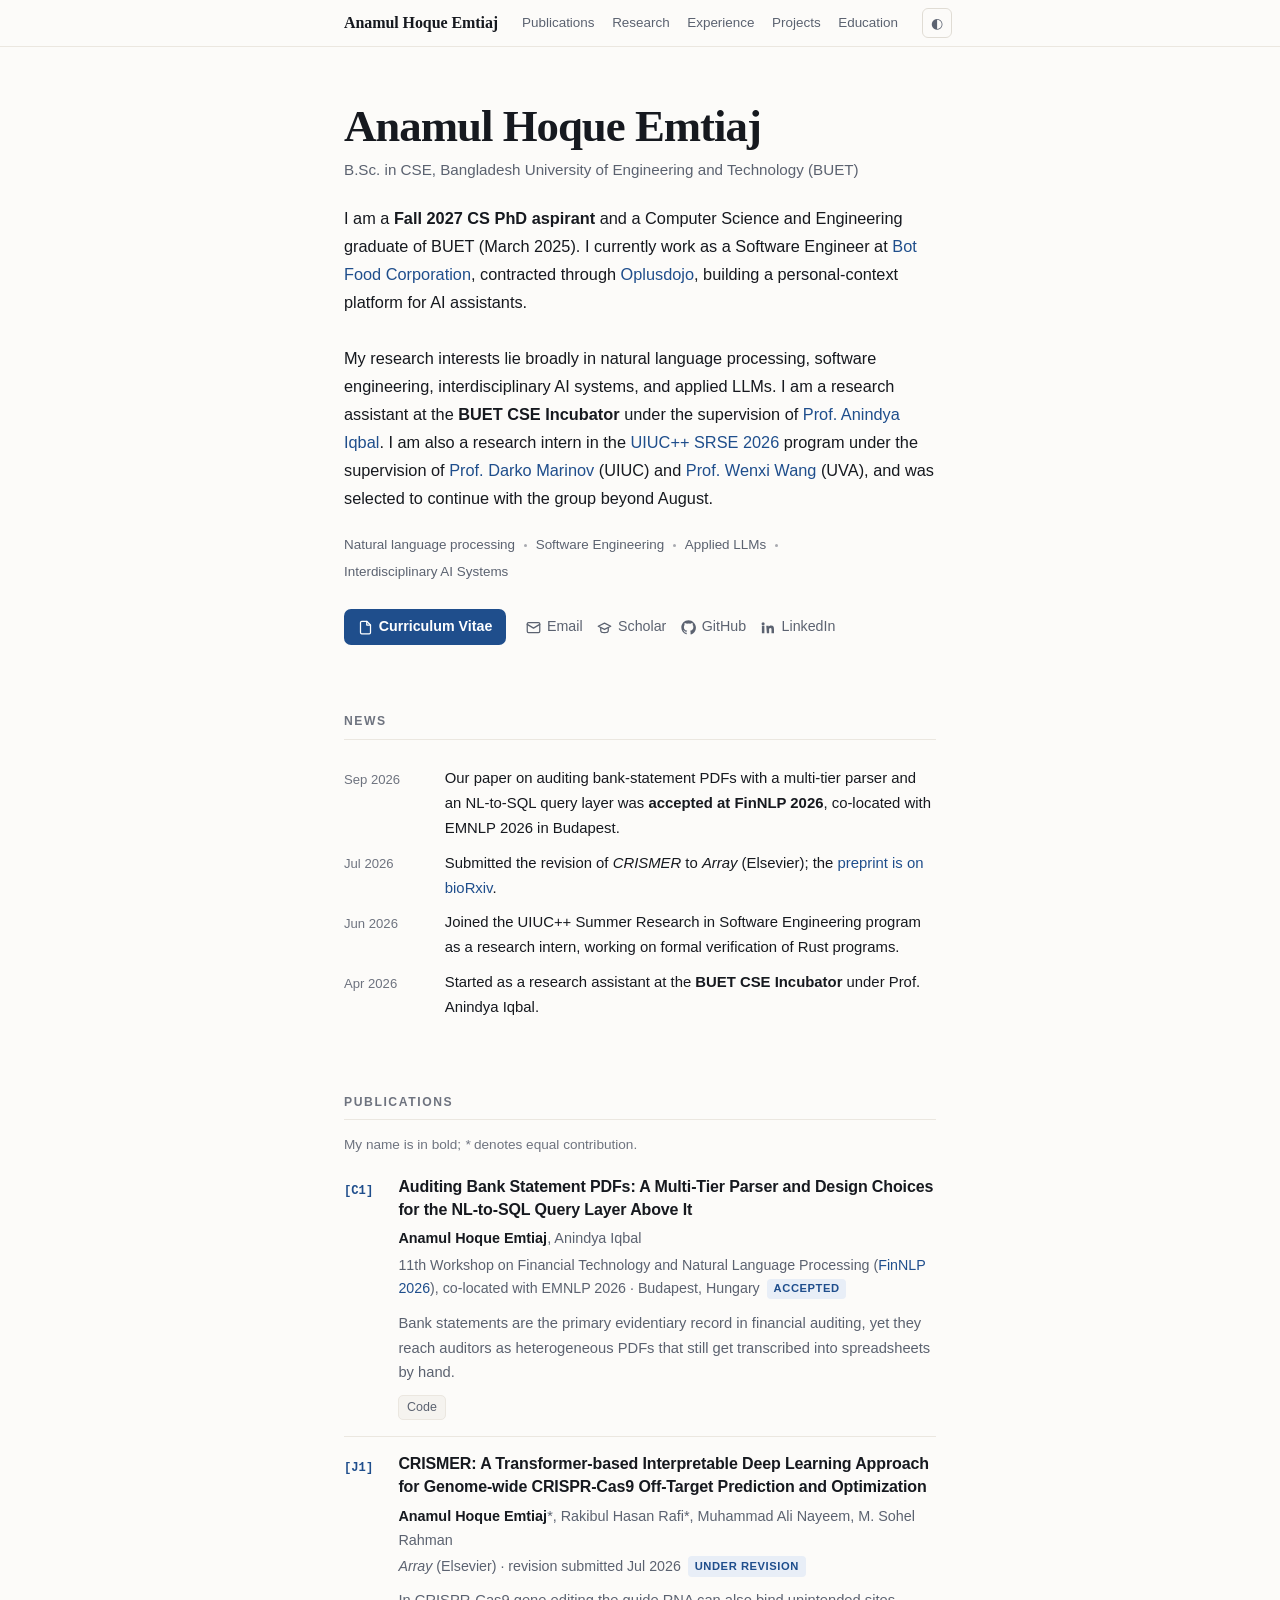
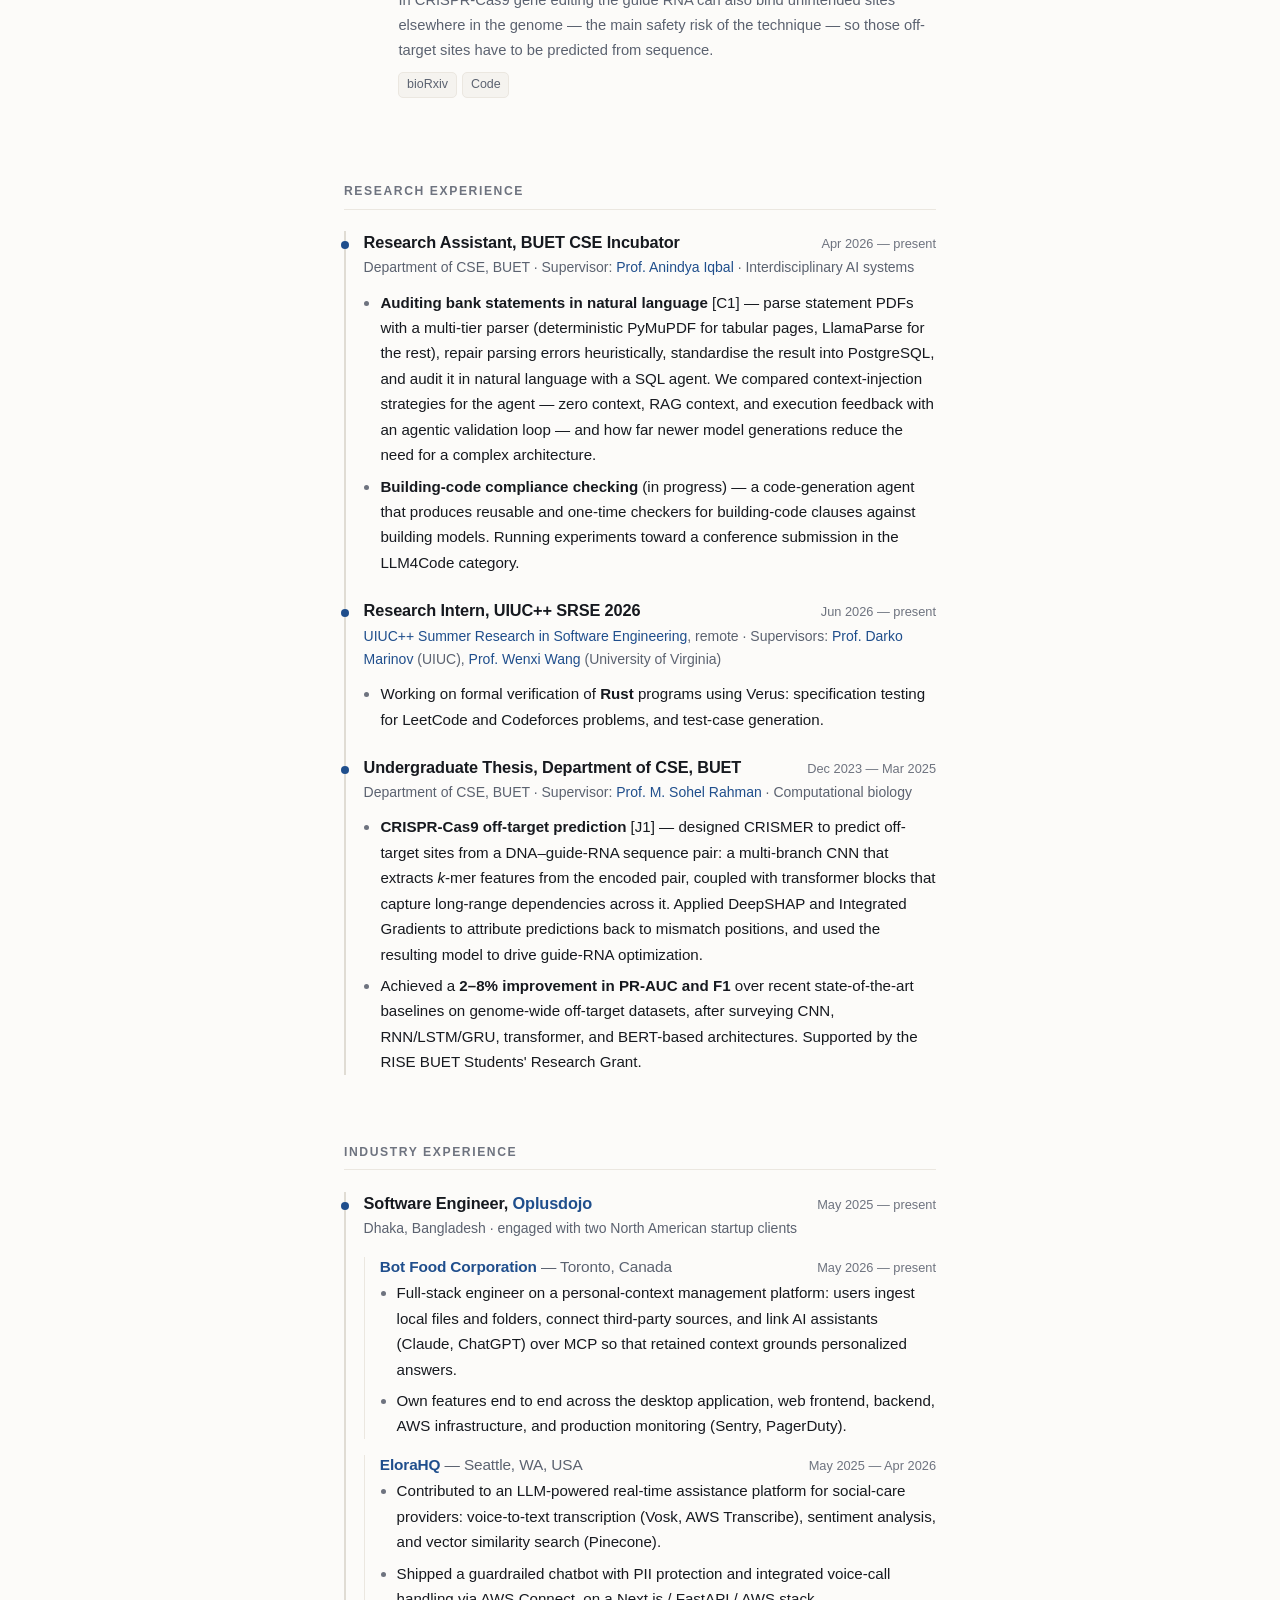
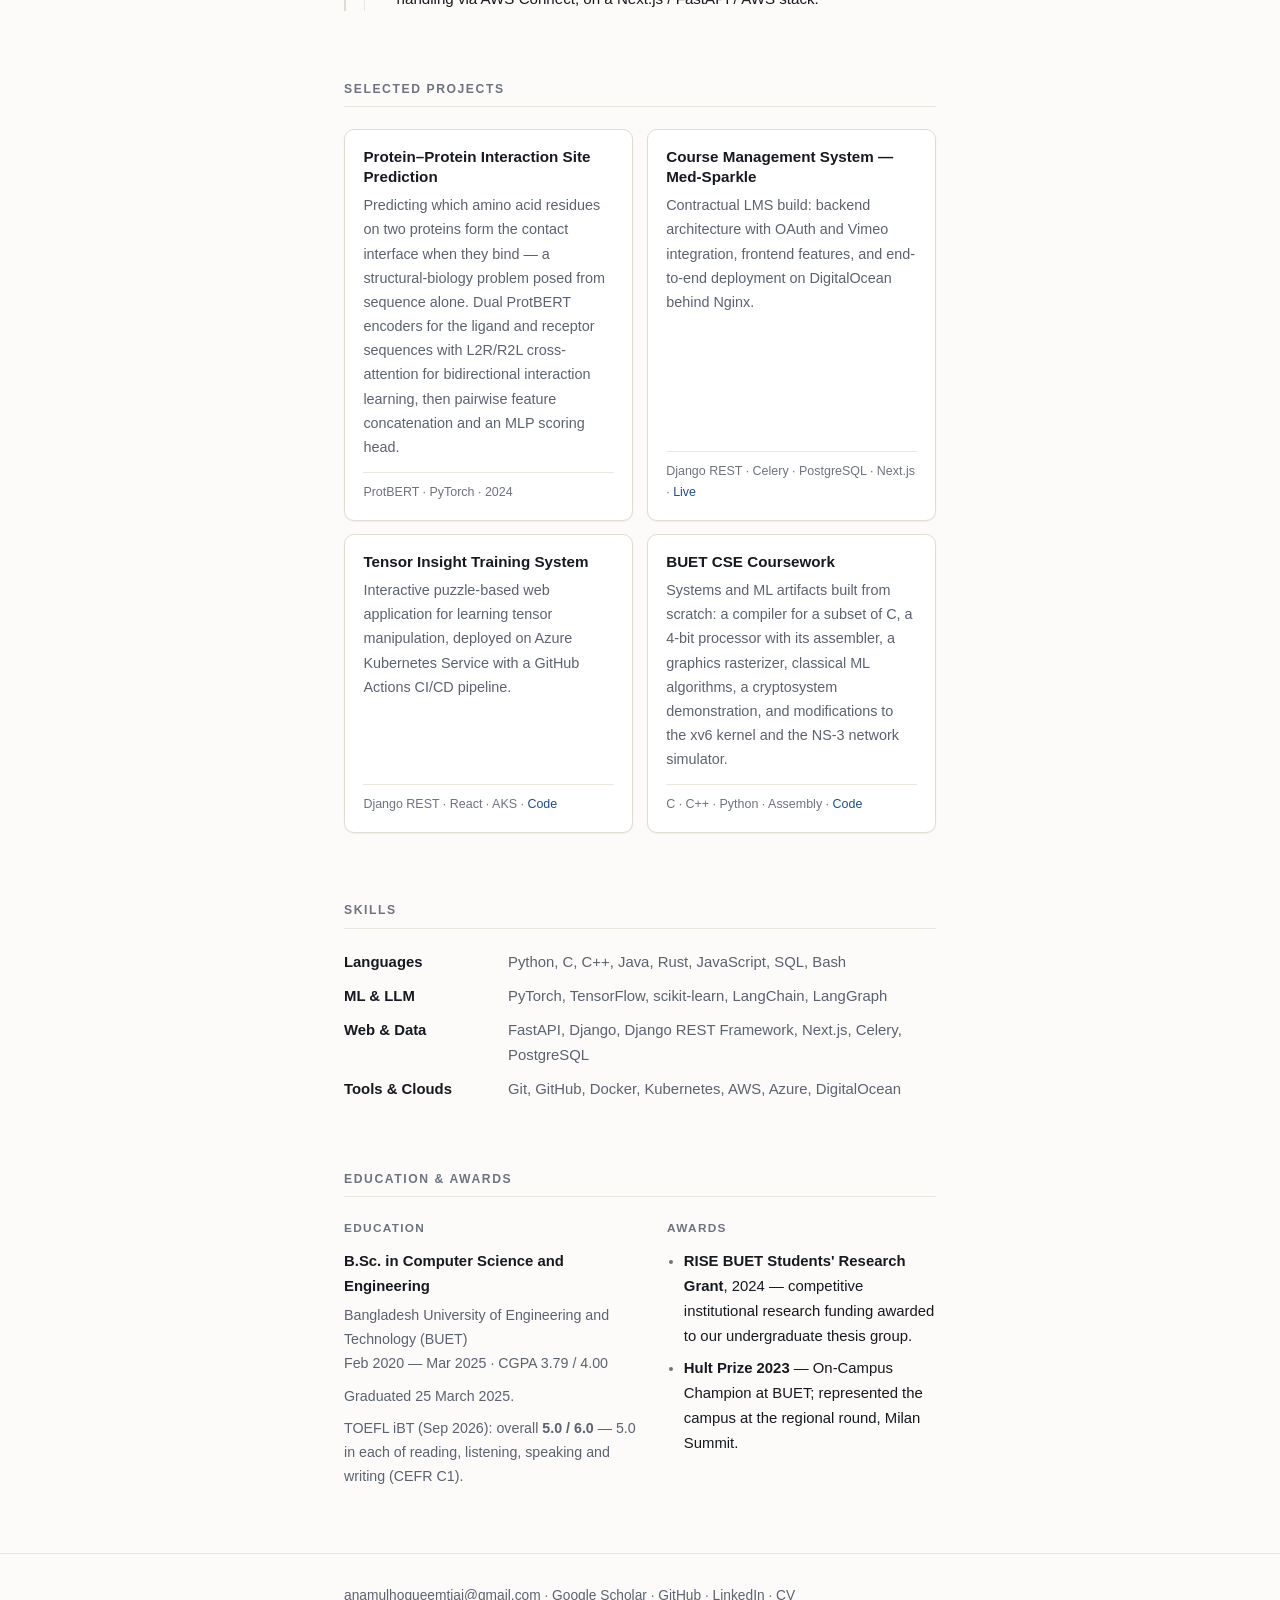
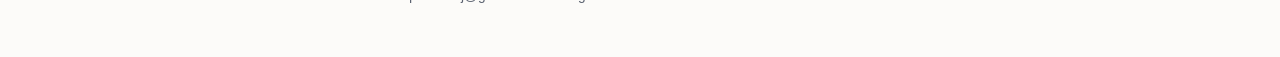
<file: index.html>
<!DOCTYPE html>
<html lang="en">
<head>
<meta charset="utf-8">
<meta name="viewport" content="width=device-width, initial-scale=1">
<title>Anamul Hoque Emtiaj</title>
<meta name="description" content="Anamul Hoque Emtiaj — natural language processing, software engineering, interdisciplinary AI systems and applied LLMs. B.Sc. in CSE from BUET; research assistant at the BUET CSE Incubator. Applying for CS PhD, Fall 2027.">
<meta name="author" content="Anamul Hoque Emtiaj">
<meta name="google-site-verification" content="NuR1--KWat-NgQj82nQ6t6Pq8Zx4bDi3q6N6cTkCSlI">
<link rel="canonical" href="https://ahemtiaz.github.io/">

<meta property="og:type" content="website">
<meta property="og:title" content="Anamul Hoque Emtiaj">
<meta property="og:description" content="Natural language processing, software engineering, interdisciplinary AI systems and applied LLMs.">
<meta property="og:url" content="https://ahemtiaz.github.io/">
<meta name="twitter:card" content="summary">

<link rel="icon" href="data:image/svg+xml,<svg xmlns='http://www.w3.org/2000/svg' viewBox='0 0 100 100'><rect width='100' height='100' rx='20' fill='%231f4e8c'/><text x='50' y='70' font-size='56' font-family='Georgia,serif' fill='%23fff' text-anchor='middle'>A</text></svg>">
<link rel="stylesheet" href="style.css">

<script type="application/ld+json">
{
  "@context": "https://schema.org",
  "@type": "Person",
  "name": "Anamul Hoque Emtiaj",
  "url": "https://ahemtiaz.github.io/",
  "email": "mailto:anamulhoqueemtiaj@gmail.com",
  "jobTitle": "Software Engineer",
  "description": "Computer Science and Engineering graduate of BUET working on natural language processing, software engineering, interdisciplinary AI systems and applied large language models.",
  "alumniOf": {
    "@type": "CollegeOrUniversity",
    "name": "Bangladesh University of Engineering and Technology (BUET)",
    "url": "https://www.buet.ac.bd/"
  },
  "affiliation": {
    "@type": "Organization",
    "name": "BUET CSE Incubator, Department of CSE, BUET"
  },
  "worksFor": {
    "@type": "Organization",
    "name": "Bot Food Corporation"
  },
  "knowsAbout": [
    "Natural language processing",
    "Software engineering",
    "Interdisciplinary AI systems",
    "Applied large language models"
  ],
  "sameAs": [
    "https://github.com/ahemtiaz",
    "https://scholar.google.com/citations?user=2cUJBagAAAAJ",
    "https://www.linkedin.com/in/anamul-hoque-emtiaj/",
    "https://github.com/Anamul-Hoque-Emtiaj"
  ]
}
</script>

<script>
  // Applied before first paint so the chosen theme is never repainted.
  try {
    var t = localStorage.getItem('theme');
    if (t === 'dark' || t === 'light') document.documentElement.setAttribute('data-theme', t);
  } catch (e) { /* private mode / blocked storage: fall back to prefers-color-scheme */ }
</script>
</head>
<body>

<a class="skip" href="#main">Skip to content</a>

<nav class="nav">
  <div class="nav-inner">
    <a class="nav-name" href="#top">Anamul Hoque Emtiaj</a>
    <div class="nav-links">
      <a href="#publications">Publications</a>
      <a href="#research">Research</a>
      <a href="#experience">Experience</a>
      <a href="#projects">Projects</a>
      <a href="#education">Education</a>
    </div>
    <button class="theme-btn" id="theme-btn" type="button"
            aria-label="Switch between light and dark theme" title="Toggle theme">◐</button>
  </div>
</nav>

<main id="main">
<div class="wrap" id="top">

  <!-- ================= HERO ================= -->
  <header class="hero">
    <h1>Anamul Hoque Emtiaj</h1>
    <p class="role">B.Sc. in CSE, Bangladesh University of Engineering and Technology (BUET)</p>

    <p class="lede">
      I am a <strong>Fall 2027 CS PhD aspirant</strong> and a Computer Science and Engineering
      graduate of BUET (March 2025). I currently work as a Software Engineer at
      <a href="https://www.linkedin.com/company/bot-food/home/">Bot Food Corporation</a>, contracted
      through <a href="https://www.linkedin.com/company/oplusdojo/">Oplusdojo</a>, building a
      personal-context platform for AI assistants.
      <br><br>
      My research interests lie broadly in natural language processing, software engineering,
      interdisciplinary AI systems, and applied LLMs. I am a research assistant at the
      <strong>BUET CSE Incubator</strong> under the supervision of
      <a href="https://cse.buet.ac.bd/faculty/faculty_detail/anindyaiqbal">Prof. Anindya Iqbal</a>.
      I am also a research intern in the
      <a href="https://uiuc-srse.github.io/">UIUC++ SRSE 2026</a> program under the supervision of
      <a href="https://mir.cs.illinois.edu/marinov/">Prof. Darko Marinov</a> (UIUC) and
      <a href="https://wenxiwang.github.io/">Prof. Wenxi Wang</a> (UVA), and was selected to
      continue with the group beyond August.
    </p>

    <ul class="tags">
      <li>Natural language processing</li>
      <li>Software Engineering</li>
      <li>Applied LLMs</li>
      <li>Interdisciplinary AI Systems</li>
    </ul>

    <div class="links">
      <a class="primary" href="cv.pdf">
        <svg viewBox="0 0 24 24" fill="none" stroke="currentColor" stroke-width="2" stroke-linecap="round" stroke-linejoin="round" aria-hidden="true"><path d="M14 2H6a2 2 0 0 0-2 2v16a2 2 0 0 0 2 2h12a2 2 0 0 0 2-2V8z"/><polyline points="14 2 14 8 20 8"/></svg>
        Curriculum Vitae
      </a>
      <a href="mailto:anamulhoqueemtiaj@gmail.com">
        <svg viewBox="0 0 24 24" fill="none" stroke="currentColor" stroke-width="2" stroke-linecap="round" stroke-linejoin="round" aria-hidden="true"><rect x="2" y="4" width="20" height="16" rx="2"/><path d="m2 7 10 6 10-6"/></svg>
        Email
      </a>
      <a href="https://scholar.google.com/citations?user=2cUJBagAAAAJ">
        <svg viewBox="0 0 24 24" fill="none" stroke="currentColor" stroke-width="2" stroke-linecap="round" stroke-linejoin="round" aria-hidden="true"><path d="M22 10 12 5 2 10l10 5z"/><path d="M6 12v5c0 1.7 2.7 3 6 3s6-1.3 6-3v-5"/></svg>
        Scholar
      </a>
      <a href="https://github.com/ahemtiaz">
        <svg viewBox="0 0 24 24" fill="currentColor" aria-hidden="true"><path d="M12 .5C5.7.5.5 5.7.5 12c0 5 3.3 9.3 7.8 10.8.6.1.8-.2.8-.6v-2c-3.2.7-3.8-1.5-3.8-1.5-.5-1.3-1.3-1.7-1.3-1.7-1-.7.1-.7.1-.7 1.1.1 1.7 1.2 1.7 1.2 1 1.7 2.7 1.2 3.4.9.1-.7.4-1.2.7-1.5-2.6-.3-5.3-1.3-5.3-5.8 0-1.3.5-2.3 1.2-3.1-.1-.3-.5-1.5.1-3.1 0 0 1-.3 3.3 1.2a11.5 11.5 0 0 1 6 0C17.5 4.6 18.5 5 18.5 5c.6 1.6.2 2.8.1 3.1.8.8 1.2 1.8 1.2 3.1 0 4.5-2.7 5.5-5.3 5.8.4.4.8 1.1.8 2.2v3.2c0 .4.2.7.8.6 4.6-1.5 7.8-5.8 7.8-10.8C23.5 5.7 18.3.5 12 .5z"/></svg>
        GitHub
      </a>
      <a href="https://www.linkedin.com/in/anamul-hoque-emtiaj/">
        <svg viewBox="0 0 24 24" fill="currentColor" aria-hidden="true"><path d="M4.98 3.5a2.5 2.5 0 1 1 0 5 2.5 2.5 0 0 1 0-5zM3 9h4v12H3zM10 9h3.8v1.7h.05c.53-1 1.83-2.05 3.77-2.05 4.03 0 4.78 2.65 4.78 6.1V21h-4v-5.3c0-1.27-.02-2.9-1.77-2.9-1.77 0-2.04 1.38-2.04 2.81V21h-3.6z"/></svg>
        LinkedIn
      </a>
    </div>
  </header>

  <!-- ================= NEWS ================= -->
  <section id="news" aria-labelledby="news-h">
    <h2 id="news-h">News</h2>
    <ul class="news">
      <li>
        <time datetime="2026-09">Sep 2026</time>
        <span>Our paper on auditing bank-statement PDFs with a multi-tier parser and an NL-to-SQL
        query layer was <strong>accepted at FinNLP 2026</strong>, co-located with EMNLP 2026 in
        Budapest.</span>
      </li>
      <li>
        <time datetime="2026-07">Jul 2026</time>
        <span>Submitted the revision of <em>CRISMER</em> to <em>Array</em> (Elsevier); the
        <a href="https://doi.org/10.1101/2025.05.03.652008">preprint is on bioRxiv</a>.</span>
      </li>
      <li>
        <time datetime="2026-06">Jun 2026</time>
        <span>Joined the UIUC++ Summer Research in Software Engineering program as a research
        intern, working on formal verification of Rust programs.</span>
      </li>
      <li>
        <time datetime="2026-04">Apr 2026</time>
        <span>Started as a research assistant at the <strong>BUET CSE Incubator</strong> under
        Prof. Anindya Iqbal.</span>
      </li>
    </ul>
  </section>

  <!-- ================= PUBLICATIONS ================= -->
  <section id="publications" aria-labelledby="pub-h">
    <h2 id="pub-h">Publications</h2>
    <p class="pub-note">My name is in bold; <em>*</em> denotes equal contribution.</p>

    <article class="pub">
      <div class="pub-tag">[C1]</div>
      <div>
        <h3>Auditing Bank Statement PDFs: A Multi-Tier Parser and Design Choices for the
            NL-to-SQL Query Layer Above It</h3>
        <p class="authors"><span class="me">Anamul Hoque Emtiaj</span>, Anindya Iqbal</p>
        <p class="venue">
          11th Workshop on Financial Technology and Natural Language Processing
          (<a href="https://sigfintech.github.io/finnlp2026/">FinNLP 2026</a>), co-located with
          EMNLP 2026 &middot; Budapest, Hungary
          <span class="badge">Accepted</span>
        </p>
        <p class="summary">Bank statements are the primary evidentiary record in financial
          auditing, yet they reach auditors as heterogeneous PDFs that still get transcribed into
          spreadsheets by hand.</p>
        <div class="pub-links">
          <a href="https://github.com/ahemtiaz/auditing-bank-statement-pdfs">Code</a>
        </div>
      </div>
    </article>

    <article class="pub">
      <div class="pub-tag">[J1]</div>
      <div>
        <h3>CRISMER: A Transformer-based Interpretable Deep Learning Approach for Genome-wide
            CRISPR-Cas9 Off-Target Prediction and Optimization</h3>
        <p class="authors"><span class="me">Anamul Hoque Emtiaj</span>*, Rakibul Hasan Rafi*,
          Muhammad Ali Nayeem, M. Sohel Rahman</p>
        <p class="venue">
          <em>Array</em> (Elsevier) &middot; revision submitted Jul 2026
          <span class="badge">Under revision</span>
        </p>
        <p class="summary">In CRISPR-Cas9 gene editing the guide RNA can also bind unintended
          sites elsewhere in the genome — the main safety risk of the technique — so those
          off-target sites have to be predicted from sequence.</p>
        <div class="pub-links">
          <a href="https://doi.org/10.1101/2025.05.03.652008">bioRxiv</a>
          <a href="https://github.com/Anamul-Hoque-Emtiaj/CRISMER">Code</a>
        </div>
      </div>
    </article>
  </section>

  <!-- ================= RESEARCH ================= -->
  <section id="research" aria-labelledby="res-h">
    <h2 id="res-h">Research Experience</h2>

    <article class="entry">
      <div class="entry-head">
        <h3>Research Assistant, BUET CSE Incubator</h3>
        <span class="when">Apr 2026 — present</span>
      </div>
      <p class="meta">
        Department of CSE, BUET &middot; Supervisor:
        <a href="https://cse.buet.ac.bd/faculty/faculty_detail/anindyaiqbal">Prof. Anindya Iqbal</a>
        &middot; Interdisciplinary AI systems
      </p>
      <ul>
        <li><strong>Auditing bank statements in natural language</strong> [C1] &mdash; parse
          statement PDFs with a multi-tier parser (deterministic PyMuPDF for tabular pages,
          LlamaParse for the rest), repair parsing errors heuristically, standardise the result into
          PostgreSQL, and audit it in natural language with a SQL agent. We compared context-injection
          strategies for the agent — zero context, RAG context, and execution feedback with an
          agentic validation loop — and how far newer model generations reduce the need for a complex
          architecture.</li>
        <li><strong>Building-code compliance checking</strong> (in progress) &mdash; a code-generation
          agent that produces reusable and one-time checkers for building-code clauses against
          building models. Running experiments toward a conference submission in the LLM4Code
          category.</li>
      </ul>
    </article>

    <article class="entry">
      <div class="entry-head">
        <h3>Research Intern, UIUC++ SRSE 2026</h3>
        <span class="when">Jun 2026 — present</span>
      </div>
      <p class="meta">
        <a href="https://uiuc-srse.github.io/">UIUC++ Summer Research in Software Engineering</a>,
        remote &middot; Supervisors:
        <a href="https://mir.cs.illinois.edu/marinov/">Prof. Darko Marinov</a> (UIUC),
        <a href="https://wenxiwang.github.io/">Prof. Wenxi Wang</a> (University of Virginia)
      </p>
      <ul>
        <li>Working on formal verification of <strong>Rust</strong> programs using Verus:
          specification testing for LeetCode and Codeforces problems, and test-case
          generation.</li>
      </ul>
    </article>

    <article class="entry">
      <div class="entry-head">
        <h3>Undergraduate Thesis, Department of CSE, BUET</h3>
        <span class="when">Dec 2023 — Mar 2025</span>
      </div>
      <p class="meta">
        Department of CSE, BUET &middot; Supervisor:
        <a href="https://cse.buet.ac.bd/faculty/faculty_detail/msrahman">Prof. M. Sohel Rahman</a>
        &middot; Computational biology
      </p>
      <ul>
        <li><strong>CRISPR-Cas9 off-target prediction</strong> [J1] &mdash; designed CRISMER to
          predict off-target sites from a DNA–guide-RNA sequence pair: a multi-branch CNN that
          extracts <em>k</em>-mer features from the encoded pair, coupled with transformer blocks
          that capture long-range dependencies across it. Applied DeepSHAP and Integrated Gradients
          to attribute predictions back to mismatch positions, and used the resulting model to drive
          guide-RNA optimization.</li>
        <li>Achieved a <strong>2–8% improvement in PR-AUC and F1</strong> over recent
          state-of-the-art baselines on genome-wide off-target datasets, after surveying CNN,
          RNN/LSTM/GRU, transformer, and BERT-based architectures. Supported by the RISE BUET
          Students' Research Grant.</li>
      </ul>
    </article>
  </section>

  <!-- ================= EXPERIENCE ================= -->
  <section id="experience" aria-labelledby="exp-h">
    <h2 id="exp-h">Industry Experience</h2>

    <article class="entry">
      <div class="entry-head">
        <h3>Software Engineer, <a href="https://www.linkedin.com/company/oplusdojo/">Oplusdojo</a></h3>
        <span class="when">May 2025 — present</span>
      </div>
      <p class="meta">Dhaka, Bangladesh &middot; engaged with two North American startup clients</p>

      <div class="sub">
        <div class="entry-head">
          <h3><a href="https://www.linkedin.com/company/bot-food/home/">Bot Food Corporation</a>
            <span class="org-loc">— Toronto, Canada</span></h3>
          <span class="when">May 2026 — present</span>
        </div>
        <ul>
          <li>Full-stack engineer on a personal-context management platform: users ingest local files
            and folders, connect third-party sources, and link AI assistants (Claude, ChatGPT) over
            MCP so that retained context grounds personalized answers.</li>
          <li>Own features end to end across the desktop application, web frontend, backend, AWS
            infrastructure, and production monitoring (Sentry, PagerDuty).</li>
        </ul>
      </div>

      <div class="sub">
        <div class="entry-head">
          <h3><a href="https://www.linkedin.com/company/elorahq/home/">EloraHQ</a>
            <span class="org-loc">— Seattle, WA, USA</span></h3>
          <span class="when">May 2025 — Apr 2026</span>
        </div>
        <ul>
          <li>Contributed to an LLM-powered real-time assistance platform for social-care providers:
            voice-to-text transcription (Vosk, AWS Transcribe), sentiment analysis, and vector
            similarity search (Pinecone).</li>
          <li>Shipped a guardrailed chatbot with PII protection and integrated voice-call handling via
            AWS Connect, on a Next.js / FastAPI / AWS stack.</li>
        </ul>
      </div>
    </article>
  </section>

  <!-- ================= PROJECTS ================= -->
  <section id="projects" aria-labelledby="proj-h">
    <h2 id="proj-h">Selected Projects</h2>
    <div class="projects">

      <article class="card">
        <h3>Protein–Protein Interaction Site Prediction</h3>
        <p>Predicting which amino acid residues on two proteins form the contact interface when
          they bind — a structural-biology problem posed from sequence alone. Dual ProtBERT encoders
          for the ligand and receptor sequences with L2R/R2L cross-attention for bidirectional
          interaction learning, then pairwise feature concatenation and an MLP scoring head.</p>
        <p class="stack">ProtBERT · PyTorch · 2024</p>
      </article>

      <article class="card">
        <h3>Course Management System — Med-Sparkle</h3>
        <p>Contractual LMS build: backend architecture with OAuth and Vimeo integration, frontend
          features, and end-to-end deployment on DigitalOcean behind Nginx.</p>
        <p class="stack">Django REST · Celery · PostgreSQL · Next.js ·
          <a href="https://medsparkle-drhalim.com/">Live</a></p>
      </article>

      <article class="card">
        <h3>Tensor Insight Training System</h3>
        <p>Interactive puzzle-based web application for learning tensor manipulation, deployed on
          Azure Kubernetes Service with a GitHub Actions CI/CD pipeline.</p>
        <p class="stack">Django REST · React · AKS ·
          <a href="https://github.com/Anamul-Hoque-Emtiaj/TensorITS-backend">Code</a></p>
      </article>

      <article class="card">
        <h3>BUET CSE Coursework</h3>
        <p>Systems and ML artifacts built from scratch: a compiler for a subset of C, a 4-bit
          processor with its assembler, a graphics rasterizer, classical ML algorithms, a cryptosystem
          demonstration, and modifications to the xv6 kernel and the NS-3 network simulator.</p>
        <p class="stack">C · C++ · Python · Assembly ·
          <a href="https://github.com/Anamul-Hoque-Emtiaj/BUET-CSE-Coursework">Code</a></p>
      </article>

    </div>
  </section>

  <!-- ================= SKILLS ================= -->
  <section id="skills" aria-labelledby="skills-h">
    <h2 id="skills-h">Skills</h2>
    <dl class="skills">
      <div>
        <dt>Languages</dt>
        <dd>Python, C, C++, Java, Rust, JavaScript, SQL, Bash</dd>
      </div>
      <div>
        <dt>ML &amp; LLM</dt>
        <dd>PyTorch, TensorFlow, scikit-learn, LangChain, LangGraph</dd>
      </div>
      <div>
        <dt>Web &amp; Data</dt>
        <dd>FastAPI, Django, Django REST Framework, Next.js, Celery, PostgreSQL</dd>
      </div>
      <div>
        <dt>Tools &amp; Clouds</dt>
        <dd>Git, GitHub, Docker, Kubernetes, AWS, Azure, DigitalOcean</dd>
      </div>
    </dl>
  </section>

  <!-- ================= EDUCATION & AWARDS ================= -->
  <section id="education" aria-labelledby="edu-h">
    <h2 id="edu-h">Education &amp; Awards</h2>
    <div class="facts">
      <div>
        <h3>Education</h3>
        <p><strong>B.Sc. in Computer Science and Engineering</strong></p>
        <p class="dim">Bangladesh University of Engineering and Technology (BUET)<br>
          Feb 2020 — Mar 2025 &middot; CGPA 3.79 / 4.00</p>
        <p class="dim" style="margin-top:.55rem">Graduated 25 March 2025.</p>
        <p class="dim" style="margin-top:.55rem">
          TOEFL iBT (Sep 2026): overall <strong>5.0 / 6.0</strong> — 5.0 in each of reading,
          listening, speaking and writing (CEFR&nbsp;C1).
        </p>
      </div>
      <div>
        <h3>Awards</h3>
        <ul>
          <li><strong>RISE BUET Students' Research Grant</strong>, 2024 — competitive institutional
            research funding awarded to our undergraduate thesis group.</li>
          <li><strong>Hult Prize 2023</strong> — On-Campus Champion at BUET; represented the campus at
            the regional round, Milan Summit.</li>
        </ul>
      </div>
    </div>
  </section>

</div>
</main>

<footer>
  <div class="wrap">
    <p>
      <a href="mailto:anamulhoqueemtiaj@gmail.com">anamulhoqueemtiaj@gmail.com</a> &middot;
      <a href="https://scholar.google.com/citations?user=2cUJBagAAAAJ">Google Scholar</a> &middot;
      <a href="https://github.com/ahemtiaz">GitHub</a> &middot;
      <a href="https://www.linkedin.com/in/anamul-hoque-emtiaj/">LinkedIn</a> &middot;
      <a href="cv.pdf">CV</a>
    </p>
  </div>
</footer>

<script>
  (function () {
    var root = document.documentElement;
    var btn = document.getElementById('theme-btn');

    function currentlyDark() {
      var set = root.getAttribute('data-theme');
      if (set) return set === 'dark';
      return window.matchMedia('(prefers-color-scheme: dark)').matches;
    }

    btn.addEventListener('click', function () {
      var next = currentlyDark() ? 'light' : 'dark';
      root.setAttribute('data-theme', next);
      try { localStorage.setItem('theme', next); } catch (e) { /* storage blocked */ }
    });

    // Highlight the nav link for whichever section is currently in view, so a
    // reader always knows where they are in the page.
    var links = Array.prototype.slice.call(document.querySelectorAll('.nav-links a'));
    var sections = links
      .map(function (a) { return document.querySelector(a.getAttribute('href')); })
      .filter(Boolean);

    if ('IntersectionObserver' in window && sections.length) {
      var visible = {};
      var observer = new IntersectionObserver(function (entries) {
        entries.forEach(function (e) { visible[e.target.id] = e.isIntersecting; });
        var current = null;
        sections.forEach(function (s) { if (visible[s.id] && !current) current = s.id; });
        links.forEach(function (a) {
          if (current && a.getAttribute('href') === '#' + current) a.setAttribute('aria-current', 'true');
          else a.removeAttribute('aria-current');
        });
      }, { rootMargin: '-15% 0px -70% 0px' });
      sections.forEach(function (s) { observer.observe(s); });
    }
  })();
</script>

</body>
</html>
</file>
<file: style.css>
/* ---------------------------------------------------------------------------
   Anamul Hoque Emtiaj — academic homepage
   Hand-written CSS. No framework, no build step.

   Palette is deliberately matched to resume.tex (navy ink + navy link + grey)
   so the CV and the site read as one set of materials.
   --------------------------------------------------------------------------- */

/* ---- tokens: light is the base definition ---- */
:root {
  --bg:          #fcfbf9;
  --bg-raised:   #ffffff;
  --bg-sunk:     #f5f3ef;
  --border:      #e0dcd4;
  --border-soft: #ebe7e0;
  --text:        #16191f;
  --text-muted:  #5b6270;
  --text-faint:  #6e737f;
  --accent:      #1f4e8c;
  --accent-soft: #e8eef7;
  --on-accent:   #ffffff;
  --shadow:      0 1px 2px rgba(22, 25, 31, .05);

  --font: -apple-system, BlinkMacSystemFont, "Segoe UI", Inter, Roboto,
          "Helvetica Neue", Arial, sans-serif;
  --serif: "Iowan Old Style", "Palatino Linotype", Palatino, "Book Antiqua",
           Georgia, serif;
  --mono: ui-monospace, SFMono-Regular, "SF Mono", Menlo, Consolas, monospace;

  /* ~72 characters at the body size: the range that reads fastest */
  --measure: 40rem;
  color-scheme: light;
}

/* ---- dark, when the viewer's OS asks for it ---- */
@media (prefers-color-scheme: dark) {
  :root:not([data-theme="light"]) {
    --bg:          #101317;
    --bg-raised:   #171b21;
    --bg-sunk:     #1b1f26;
    --border:      #2c323b;
    --border-soft: #232830;
    --text:        #e8eaee;
    --text-muted:  #a2a8b4;
    --text-faint:  #8d939f;
    --accent:      #8ab4e8;
    --accent-soft: #19222f;
    --on-accent:   #0e1116;
    --shadow:      none;
    color-scheme: dark;
  }
}

/* ---- dark, when the viewer clicks the toggle ---- */
:root[data-theme="dark"] {
  --bg:          #101317;
  --bg-raised:   #171b21;
  --bg-sunk:     #1b1f26;
  --border:      #2c323b;
  --border-soft: #232830;
  --text:        #e8eaee;
  --text-muted:  #a2a8b4;
  --text-faint:  #8d939f;
  --accent:      #8ab4e8;
  --accent-soft: #19222f;
  --on-accent:   #0e1116;
  --shadow:      none;
  color-scheme: dark;
}

/* ---- reset ---- */
*, *::before, *::after { box-sizing: border-box; }

html {
  -webkit-text-size-adjust: 100%;
  scroll-behavior: smooth;
}

body {
  margin: 0;
  background: var(--bg);
  color: var(--text);
  font-family: var(--font);
  font-size: 16.5px;
  line-height: 1.68;
  -webkit-font-smoothing: antialiased;
  text-rendering: optimizeLegibility;
}

@media (prefers-reduced-motion: reduce) {
  html { scroll-behavior: auto; }
  * { transition: none !important; }
}

img { max-width: 100%; height: auto; }

a {
  color: var(--accent);
  text-decoration: none;
  border-bottom: 1px solid transparent;
  transition: border-color .12s ease, color .12s ease;
}
a:hover { border-bottom-color: currentColor; }
a:focus-visible {
  outline: 2px solid var(--accent);
  outline-offset: 2px;
  border-radius: 2px;
}

code {
  font-family: var(--mono);
  font-size: .88em;
  background: var(--bg-sunk);
  border-radius: 3px;
  padding: .08em .3em;
}

/* ---------------------------------------------------------------------------
   layout
   --------------------------------------------------------------------------- */

.wrap {
  max-width: var(--measure);
  margin: 0 auto;
  padding: 0 1.5rem;
}

.skip { position: absolute; left: -9999px; }
.skip:focus {
  left: 1rem; top: 1rem; z-index: 100;
  background: var(--bg-raised);
  border: 1px solid var(--accent);
  padding: .5rem .8rem;
  border-radius: 6px;
}

/* ---- sticky nav ---- */
.nav {
  position: sticky;
  top: 0;
  z-index: 50;
  background: color-mix(in srgb, var(--bg) 90%, transparent);
  backdrop-filter: saturate(150%) blur(10px);
  border-bottom: 1px solid var(--border-soft);
}
@supports not (backdrop-filter: blur(1px)) {
  .nav { background: var(--bg); }
}

.nav-inner {
  max-width: var(--measure);
  margin: 0 auto;
  padding: .5rem 1.5rem;
  display: flex;
  align-items: center;
  gap: 1rem;
}

.nav-name {
  font-family: var(--serif);
  font-size: 1rem;
  font-weight: 600;
  letter-spacing: -.005em;
  white-space: nowrap;
  color: var(--text);
  border: 0;
}
.nav-name:hover { border: 0; color: var(--accent); }

.nav-links {
  display: flex;
  gap: .1rem;
  margin-left: auto;
}

.nav-links a {
  font-size: .84rem;
  color: var(--text-muted);
  padding: .2rem .5rem;
  border-radius: 5px;
  border: 0;
}
.nav-links a:hover { color: var(--text); background: var(--bg-sunk); border: 0; }
/* set by the scroll observer */
.nav-links a[aria-current="true"] { color: var(--accent); background: var(--accent-soft); }

/* On narrow screens the section links do not fit; the page is short enough to
   scroll, so drop them rather than leaving a half-clipped row. */
@media (max-width: 36rem) {
  .nav-links { display: none; }
}

.theme-btn {
  flex: 0 0 auto;
  background: transparent;
  border: 1px solid var(--border);
  color: var(--text-muted);
  width: 1.9rem; height: 1.9rem;
  border-radius: 6px;
  cursor: pointer;
  display: grid;
  place-items: center;
  font-size: .9rem;
  line-height: 1;
  padding: 0;
}
.theme-btn:hover { color: var(--text); border-color: var(--text-faint); }

/* ---------------------------------------------------------------------------
   hero
   --------------------------------------------------------------------------- */

.hero { padding: 3.4rem 0 2rem; }

.hero h1 {
  font-family: var(--serif);
  text-wrap: balance;
  font-size: clamp(2.1rem, 6.5vw, 2.8rem);
  font-weight: 600;
  letter-spacing: -.022em;
  line-height: 1.1;
  margin: 0 0 .35rem;
}

.hero .role {
  color: var(--text-muted);
  font-size: .95rem;
  margin: 0 0 1.35rem;
}

.hero p.lede {
  font-size: 1.02rem;
  line-height: 1.72;
  margin: 0 0 1.35rem;
}

/* the "applying for Fall 2027" line: closes the intro, set apart from it */
.hero p.seeking {
  font-size: .95rem;
  margin: -.35rem 0 1.5rem;
  padding: .5rem .85rem;
  border-left: 3px solid var(--accent);
  background: var(--accent-soft);
  border-radius: 0 6px 6px 0;
  color: var(--text);
}

/* interest keywords — quiet, scannable, not badge-y */
.tags {
  list-style: none;
  display: flex;
  flex-wrap: wrap;
  gap: .3rem .55rem;
  padding: 0;
  margin: 0 0 1.6rem;
  font-size: .84rem;
  color: var(--text-muted);
}
.tags li { display: flex; align-items: center; gap: .55rem; }
.tags li:not(:last-child)::after {
  content: "";
  width: 3px; height: 3px;
  border-radius: 50%;
  background: var(--text-faint);
  opacity: .6;
}

/* link row: one primary action, the rest quiet */
.links {
  display: flex;
  flex-wrap: wrap;
  align-items: center;
  gap: .45rem .9rem;
}
.links a {
  display: inline-flex;
  align-items: center;
  gap: .38rem;
  font-size: .89rem;
  color: var(--text-muted);
  border: 0;
}
.links a:hover { color: var(--accent); border: 0; }
.links a.primary {
  color: var(--on-accent);
  background: var(--accent);
  border-radius: 7px;
  padding: .38rem .85rem;
  font-weight: 550;
  margin-right: .35rem;
}
.links a.primary:hover { color: var(--on-accent); filter: brightness(1.08); }
.links svg { width: 15px; height: 15px; flex: 0 0 auto; }

/* ---------------------------------------------------------------------------
   sections
   --------------------------------------------------------------------------- */

section { padding: 2.1rem 0; scroll-margin-top: 3.4rem; }

section > h2 {
  font-family: var(--font);
  font-size: .76rem;
  font-weight: 700;
  letter-spacing: .13em;
  text-transform: uppercase;
  color: var(--text-faint);
  margin: 0 0 1.35rem;
  padding-bottom: .45rem;
  border-bottom: 1px solid var(--border-soft);
}

/* ---- news ---- */
.news { list-style: none; padding: 0; margin: 0; }
.news li {
  display: grid;
  grid-template-columns: 5.4rem 1fr;
  gap: .9rem;
  padding: .3rem 0;
  font-size: .93rem;
}
.news time {
  color: var(--text-faint);
  font-variant-numeric: tabular-nums;
  font-size: .82rem;
  padding-top: .18rem;
  white-space: nowrap;
}
@media (max-width: 30rem) {
  .news li { grid-template-columns: 1fr; gap: 0; }
  .news time { padding-top: 0; display: block; }
}

/* ---- entries: research + experience ---- */
.entry {
  position: relative;
  padding: 0 0 1.5rem 1.1rem;
  border-left: 2px solid var(--border);
}
.entry:last-child { padding-bottom: 0; }
.entry::before {
  content: "";
  position: absolute;
  left: -5px; top: .62rem;
  width: 8px; height: 8px;
  border-radius: 50%;
  background: var(--accent);
}

.entry-head {
  display: flex;
  flex-wrap: wrap;
  align-items: baseline;
  gap: .1rem .9rem;
  margin-bottom: .12rem;
}
.entry-head h3 {
  font-size: 1.02rem;
  font-weight: 650;
  margin: 0;
  line-height: 1.35;
  letter-spacing: -.008em;
}
.entry-head .when {
  font-size: .8rem;
  color: var(--text-faint);
  margin-left: auto;
  white-space: nowrap;
  font-variant-numeric: tabular-nums;
}
.entry .meta {
  font-size: .875rem;
  color: var(--text-muted);
  margin: 0 0 .6rem;
}

.entry ul { margin: 0; padding-left: 1.05rem; }
.entry ul li { margin-bottom: .38rem; font-size: .945rem; }
.entry ul li:last-child { margin-bottom: 0; }
.entry ul li::marker { color: var(--text-faint); }

/* nested sub-entry: client engagements under one employer */
.sub {
  margin-top: 1rem;
  padding-left: .95rem;
  border-left: 1px solid var(--border-soft);
}
.sub .entry-head h3 { font-size: .96rem; font-weight: 600; }
.sub .org-loc { font-weight: 400; color: var(--text-muted); }

/* ---- publications ---- */
.pub-note {
  font-size: .85rem;
  color: var(--text-faint);
  margin: -.5rem 0 1.2rem;
}

.pub {
  display: grid;
  grid-template-columns: 2.5rem 1fr;
  gap: .9rem;
  padding: 1rem 0;
  border-top: 1px solid var(--border-soft);
}
.pub:first-of-type { border-top: 0; padding-top: 0; }

.pub-tag {
  font-family: var(--mono);
  font-size: .76rem;
  font-weight: 600;
  color: var(--accent);
  padding-top: .3rem;
}

.pub h3 {
  text-wrap: pretty;
  font-size: 1rem;
  font-weight: 650;
  line-height: 1.42;
  margin: 0 0 .32rem;
  letter-spacing: -.008em;
}
.pub .authors { font-size: .9rem; color: var(--text-muted); margin: 0 0 .18rem; }
.pub .authors .me { color: var(--text); font-weight: 650; }
.pub .venue { font-size: .89rem; color: var(--text-muted); margin: 0 0 .6rem; }

.badge {
  display: inline-block;
  font-size: .7rem;
  font-weight: 700;
  letter-spacing: .05em;
  text-transform: uppercase;
  border-radius: 4px;
  padding: .05rem .42rem;
  margin-left: .2rem;
  background: var(--accent-soft);
  color: var(--accent);
  white-space: nowrap;
  vertical-align: 1px;
}

.pub-links { display: flex; flex-wrap: wrap; gap: .35rem; }
.pub-links a {
  font-size: .78rem;
  color: var(--text-muted);
  background: var(--bg-sunk);
  border: 1px solid var(--border-soft);
  border-radius: 5px;
  padding: .08rem .48rem;
}
.pub-links a:hover { color: var(--accent); border-color: var(--accent); }

@media (max-width: 30rem) {
  .pub { grid-template-columns: 1fr; gap: .3rem; }
  .pub-tag { padding-top: 0; }
}

/* one-sentence problem statement under a publication */
.pub .summary {
  font-size: .92rem;
  color: var(--text-muted);
  margin: 0 0 .6rem;
}

/* ---- skills: label / values rows ---- */
.skills { margin: 0; display: grid; gap: .55rem; }
.skills > div {
  display: grid;
  grid-template-columns: 9.5rem 1fr;
  gap: .75rem;
  font-size: .93rem;
}
.skills dt { font-weight: 650; color: var(--text); }
.skills dd { margin: 0; color: var(--text-muted); }
@media (max-width: 32rem) {
  .skills > div { grid-template-columns: 1fr; gap: .05rem; }
}

/* ---- projects ---- */
.projects { display: grid; gap: .85rem; }
@media (min-width: 42rem) {
  .projects { grid-template-columns: 1fr 1fr; }
}

.card {
  background: var(--bg-raised);
  border: 1px solid var(--border);
  border-radius: 10px;
  padding: 1.05rem 1.15rem;
  box-shadow: var(--shadow);
  display: flex;
  flex-direction: column;
}
.card h3 {
  font-size: .95rem;
  font-weight: 650;
  margin: 0 0 .35rem;
  line-height: 1.35;
}
.card p { font-size: .9rem; color: var(--text-muted); margin: 0 0 .8rem; }
.card .stack {
  font-size: .78rem;
  color: var(--text-faint);
  margin-top: auto;
  margin-bottom: 0;
  border-top: 1px solid var(--border-soft);
  padding-top: .55rem;
}

/* ---- education / awards ---- */
.facts { display: grid; gap: 1.7rem; }
@media (min-width: 42rem) {
  .facts { grid-template-columns: 1.1fr 1fr; }
}
.facts h3 {
  font-size: .74rem;
  font-weight: 700;
  letter-spacing: .11em;
  text-transform: uppercase;
  color: var(--text-faint);
  margin: 0 0 .65rem;
}
.facts p { margin: 0 0 .3rem; font-size: .93rem; }
.facts .dim { color: var(--text-muted); font-size: .89rem; }
.facts ul { margin: 0; padding-left: 1.05rem; font-size: .93rem; }
.facts ul li { margin-bottom: .4rem; }
.facts ul li::marker { color: var(--text-faint); }

/* ---- footer ---- */
footer {
  border-top: 1px solid var(--border-soft);
  margin-top: 1.6rem;
  padding: 1.9rem 0 2.8rem;
  font-size: .86rem;
  color: var(--text-faint);
}
footer p { margin: 0 0 .3rem; }
footer a { color: var(--text-muted); }
footer a:hover { color: var(--accent); }
</file>
